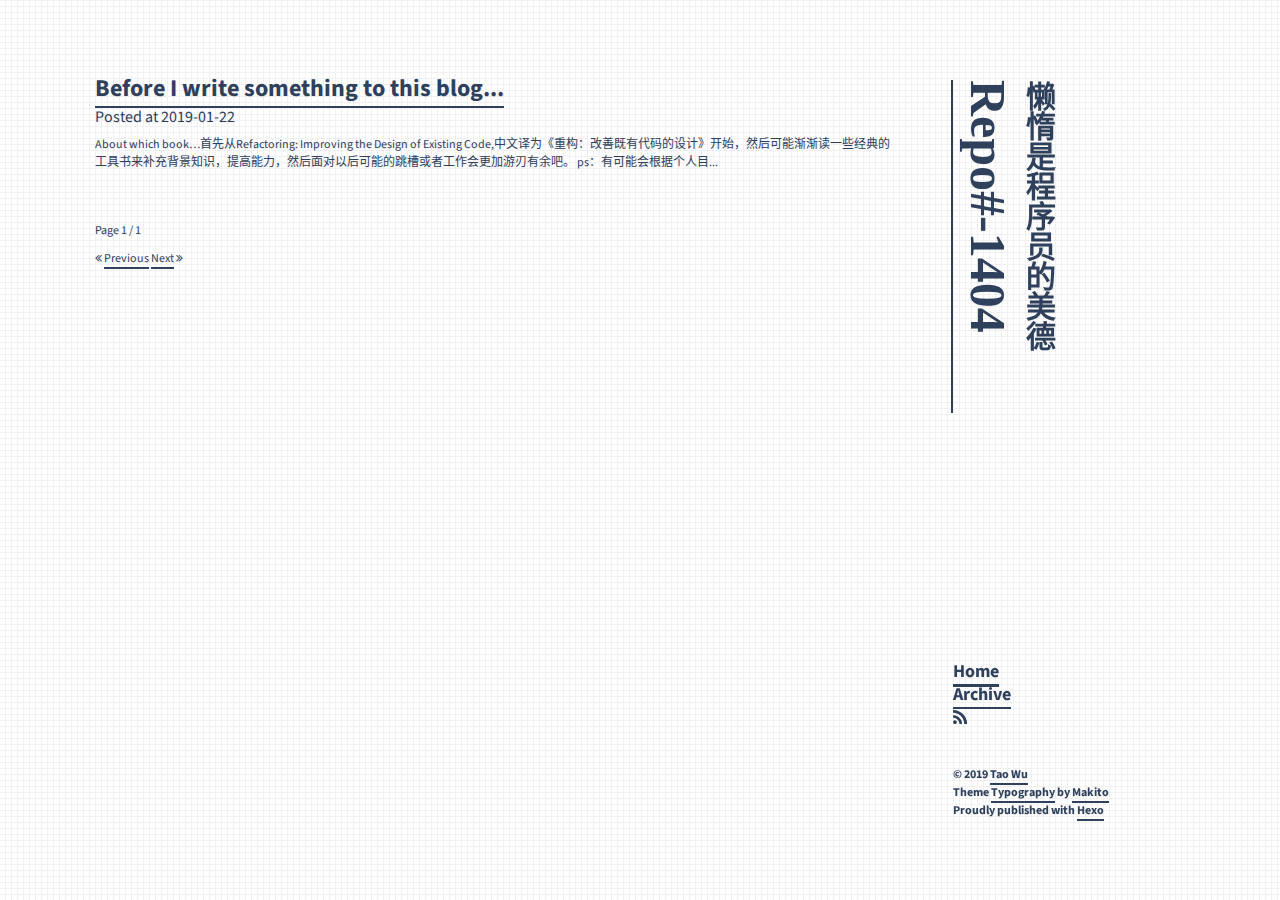
<file: index.html>
<!DOCTYPE html><html lang="zh-CN"><head><meta name="generator" content="Hexo 3.8.0"><meta charset="utf-8"><meta name="X-UA-Compatible" content="IE=edge"><meta name="author" content="Tao Wu"><title>Repo#-1404</title><meta name="description" content="A Blog Powered By Hexo"><meta name="keywords" content=""><meta content="width=device-width, initial-scale=1.0, maximum-scale=1.0, user-scalable=0" name="viewport"><meta content="yes" name="apple-mobile-web-app-capable"><meta content="black" name="apple-mobile-web-app-status-bar-style"><meta content="telephone=no" name="format-detection"><meta name="renderer" content="webkit"><link rel="short icon" href="/images/favicon.png" type="image/x-icon"><link rel="stylesheet" href="/css/bootstrap.min.css"><link rel="stylesheet" href="/css/font-awesome.min.css"><link rel="stylesheet" href="/css/style.css"><link rel="alternate" type="application/atom+xml" title="ATOM 1.0" href="/atom.xml"><link rel="stylesheet" href="/css/prism.css" type="text/css">
<link rel="stylesheet" href="/css/prism-line-numbers.css" type="text/css"></head><body><div id="stage" class="container"><div class="row"><div id="side-bar" class="col-sm-3 col-xs-12 side-container invisible"><div class="vertical-text site-title"><h3 tabindex="-1" class="site-title-small"><a href="/" class="a-title">懒惰是程序员的美德</a></h3><h1 tabindex="-1" class="site-title-large"><a href="/" class="a-title">Repo#-1404</a></h1><!--h6(onclick="triggerSiteNav()") Trigger--></div><br class="visible-lg visible-md visible-sm"><div id="site-nav" class="site-title-links"><ul><li><a href="/" class="current">Home</a></li><li><a href="/archives">Archive</a></li><li class="soc"><a href="https://github.com/LinnetTyson/LinnetTyson.github.io.git/atom.xml" target="_blank" rel="noopener noreferrer"><i class="fa fa-rss">&nbsp;</i></a></li></ul><div class="visible-lg visible-md visible-sm site-nav-footer"><br class="site-nav-footer-br"><footer><p>&copy;&nbsp;2019&nbsp;<a target="_blank" href="https://github.com/LinnetTyson/LinnetTyson.github.io.git" rel="noopener noreferrer">Tao Wu</a></p><p>Theme&nbsp;<a target="_blank" href="https://github.com/SumiMakito/hexo-theme-typography" rel="noopener noreferrer">Typography</a>&nbsp;by&nbsp;<a target="_blank" href="https://www.keep.moe" rel="noopener noreferrer">Makito</a></p><p>Proudly published with&nbsp;<a target="_blank" href="https://hexo.io" rel="noopener noreferrer">Hexo</a></p></footer></div></div></div><div id="main-container" class="col-sm-9 col-xs-12 main-container invisible"><div class="autopagerize_page_element"><div class="content"><div class="post-container"><p class="post-title"><a href="/2019/01/22/写在前面/">Before I write something to this blog...</a></p><p class="post-meta"><span class="date meta-item">Posted at&nbsp;2019-01-22</span></p><p class="post-abstract">About which book…首先从Refactoring: Improving the Design of Existing Code,中文译为《重构：改善既有代码的设计》开始，然后可能渐渐读一些经典的工具书来补充背景知识，提高能力，然后面对以后可能的跳槽或者工作会更加游刃有余吧。
ps：有可能会根据个人目...</p></div><div class="pagination no-margin-bottom"><p class="clearfix"></p><p> Page 1 / 1 &nbsp;</p><p><span class="pre pagbuttons"><i class="fa fa-angle-double-left"></i>&nbsp;<a role="navigation" href="/">Previous</a></span><span>&nbsp;</span><span class="next pagbuttons"><a role="navigation" href="/">Next</a>&nbsp;<i class="fa fa-angle-double-right"></i></span></p><p></p></div></div></div><div class="visible-xs site-bottom-footer"><footer><p>&copy;&nbsp;2019&nbsp;<a target="_blank" href="https://github.com/LinnetTyson/LinnetTyson.github.io.git" rel="noopener noreferrer">Tao Wu</a></p><p>Theme&nbsp;<a target="_blank" href="https://github.com/SumiMakito/hexo-theme-typography" rel="noopener noreferrer">Typography</a>&nbsp;by&nbsp;<a target="_blank" href="https://www.keep.moe" rel="noopener noreferrer">Makito</a></p><p>Proudly published with&nbsp;<a target="_blank" href="https://hexo.io" rel="noopener noreferrer">Hexo</a></p></footer></div></div></div></div><script src="/js/jquery-3.1.0.min.js"></script><script src="/js/bootstrap.min.js"></script><script src="/js/jquery-migrate-1.2.1.min.js"></script><script src="/js/jquery.appear.js"></script><script src="/js/google-analytics.js"></script><script src="/js/typography.js"></script></body></html>
</file>
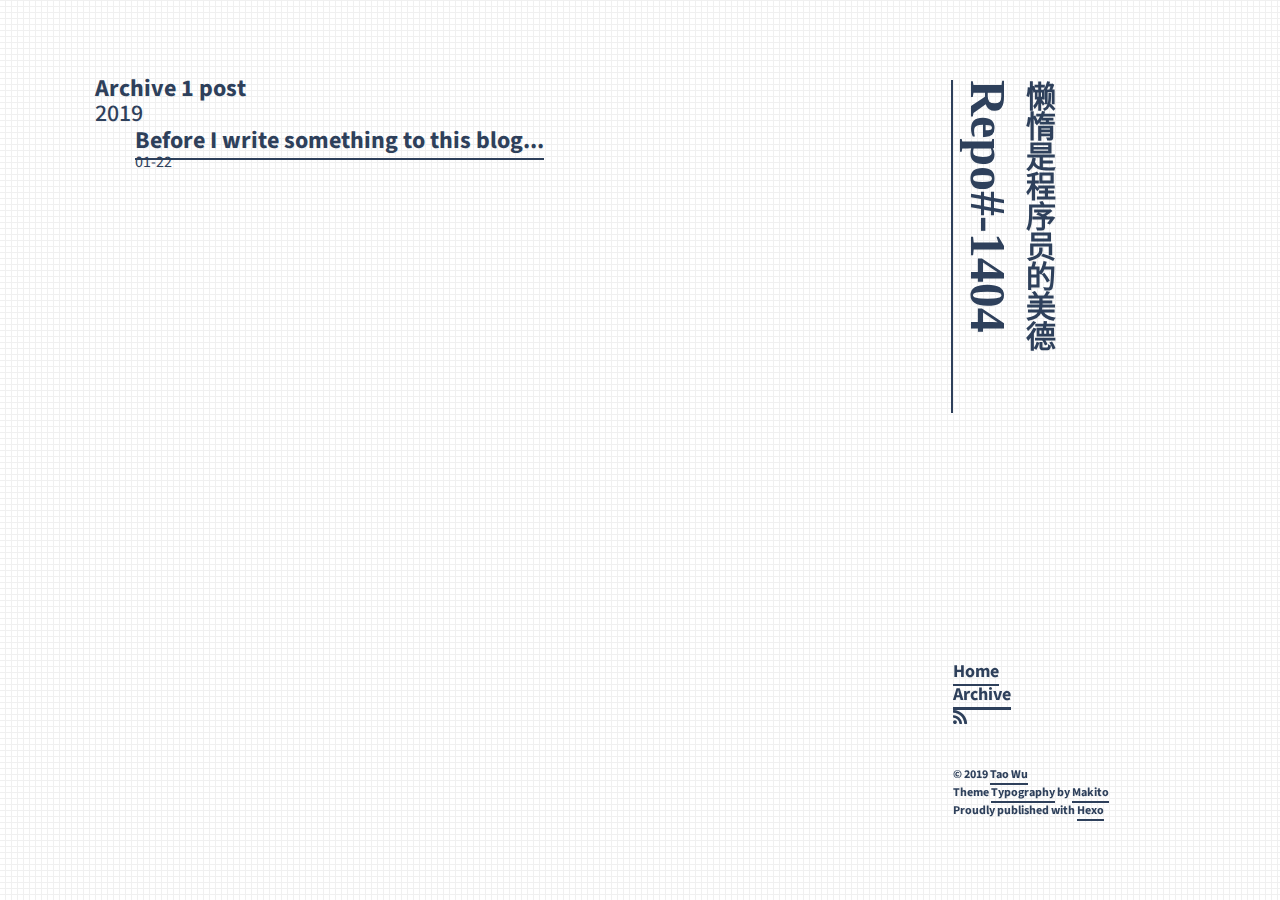
<file: archives/index.html>
<!DOCTYPE html><html lang="zh-CN"><head><meta name="generator" content="Hexo 3.8.0"><meta charset="utf-8"><meta name="X-UA-Compatible" content="IE=edge"><meta name="author" content="Tao Wu"><title>Archive · Repo#-1404</title><meta name="description" content="Archive - Repo#-1404"><meta name="keywords" content=""><meta content="width=device-width, initial-scale=1.0, maximum-scale=1.0, user-scalable=0" name="viewport"><meta content="yes" name="apple-mobile-web-app-capable"><meta content="black" name="apple-mobile-web-app-status-bar-style"><meta content="telephone=no" name="format-detection"><meta name="renderer" content="webkit"><link rel="short icon" href="/images/favicon.png" type="image/x-icon"><link rel="stylesheet" href="/css/bootstrap.min.css"><link rel="stylesheet" href="/css/font-awesome.min.css"><link rel="stylesheet" href="/css/style.css"><link rel="alternate" type="application/atom+xml" title="ATOM 1.0" href="/atom.xml"><link rel="stylesheet" href="/css/prism.css" type="text/css">
<link rel="stylesheet" href="/css/prism-line-numbers.css" type="text/css"></head><body><div id="stage" class="container"><div class="row"><div id="side-bar" class="col-sm-3 col-xs-12 side-container invisible"><div class="vertical-text site-title"><h3 tabindex="-1" class="site-title-small"><a href="/" class="a-title">懒惰是程序员的美德</a></h3><h1 tabindex="-1" class="site-title-large"><a href="/" class="a-title">Repo#-1404</a></h1><!--h6(onclick="triggerSiteNav()") Trigger--></div><br class="visible-lg visible-md visible-sm"><div id="site-nav" class="site-title-links"><ul><li><a href="/">Home</a></li><li><a href="/archives" class="current">Archive</a></li><li class="soc"><a href="https://github.com/LinnetTyson/LinnetTyson.github.io.git/atom.xml" target="_blank" rel="noopener noreferrer"><i class="fa fa-rss">&nbsp;</i></a></li></ul><div class="visible-lg visible-md visible-sm site-nav-footer"><br class="site-nav-footer-br"><footer><p>&copy;&nbsp;2019&nbsp;<a target="_blank" href="https://github.com/LinnetTyson/LinnetTyson.github.io.git" rel="noopener noreferrer">Tao Wu</a></p><p>Theme&nbsp;<a target="_blank" href="https://github.com/SumiMakito/hexo-theme-typography" rel="noopener noreferrer">Typography</a>&nbsp;by&nbsp;<a target="_blank" href="https://www.keep.moe" rel="noopener noreferrer">Makito</a></p><p>Proudly published with&nbsp;<a target="_blank" href="https://hexo.io" rel="noopener noreferrer">Hexo</a></p></footer></div></div></div><div id="main-container" class="col-sm-9 col-xs-12 main-container invisible"><div class="autopagerize_page_element"><div class="content"><div class="archive animated fadeInDown"><ul class="list-with-title"><p class="post-title">Archive 1 post</p><div class="archive"><div class="listing-title"><h4 class="ar-year">2019</h4></div><ul class="listing"><div class="listing-item"><div class="listing-post"><p class="post-title"><a href="/2019/01/22/写在前面/" title="Before I write something to this blog...">Before I write something to this blog...</a></p><div class="post-time"><span class="ar-date">01-22</span></div></div></div></ul></div></ul></div></div></div><div class="visible-xs site-bottom-footer"><footer><p>&copy;&nbsp;2019&nbsp;<a target="_blank" href="https://github.com/LinnetTyson/LinnetTyson.github.io.git" rel="noopener noreferrer">Tao Wu</a></p><p>Theme&nbsp;<a target="_blank" href="https://github.com/SumiMakito/hexo-theme-typography" rel="noopener noreferrer">Typography</a>&nbsp;by&nbsp;<a target="_blank" href="https://www.keep.moe" rel="noopener noreferrer">Makito</a></p><p>Proudly published with&nbsp;<a target="_blank" href="https://hexo.io" rel="noopener noreferrer">Hexo</a></p></footer></div></div></div></div><script src="/js/jquery-3.1.0.min.js"></script><script src="/js/bootstrap.min.js"></script><script src="/js/jquery-migrate-1.2.1.min.js"></script><script src="/js/jquery.appear.js"></script><script src="/js/google-analytics.js"></script><script src="/js/typography.js"></script></body></html>
</file>
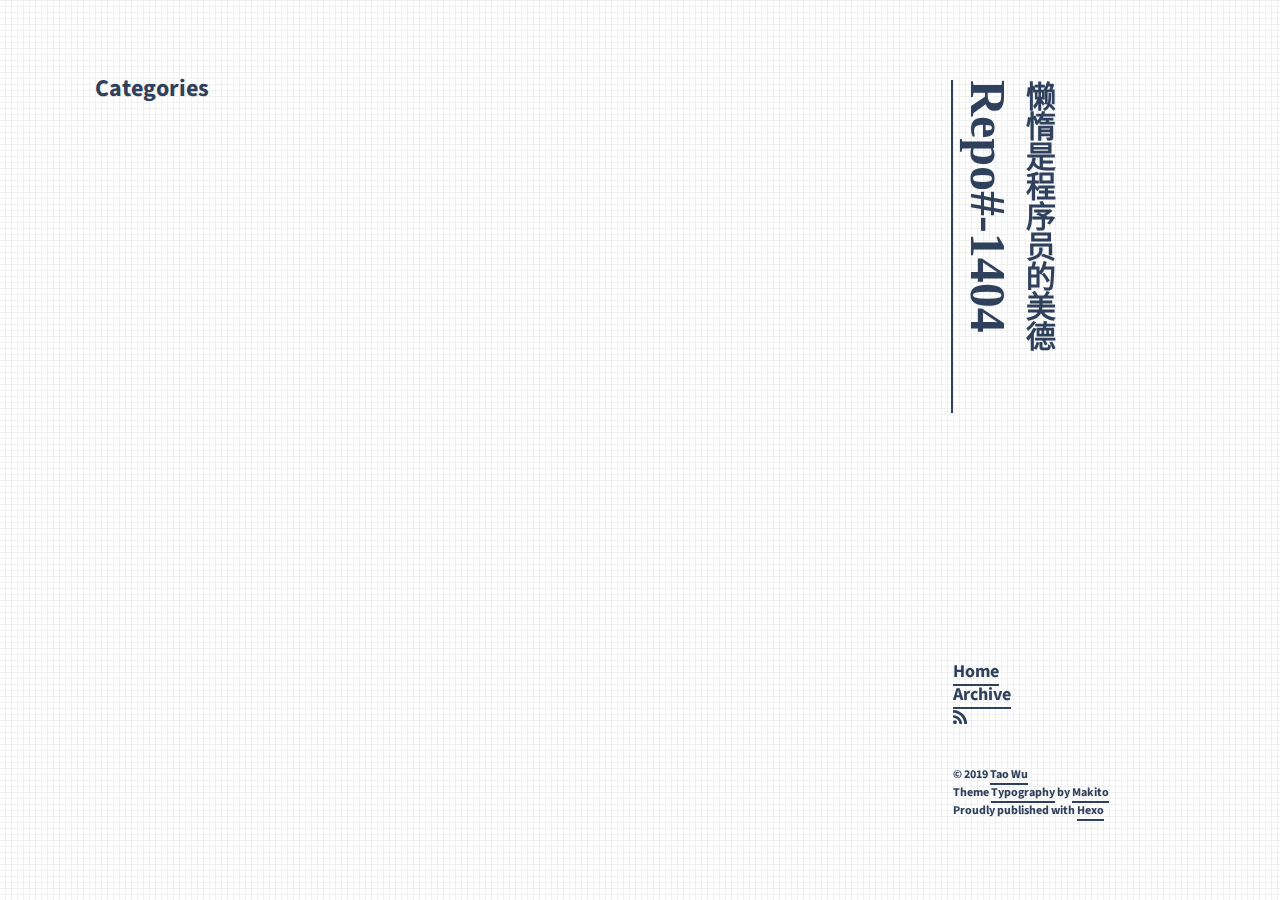
<file: categories/index.html>
<!DOCTYPE html><html lang="zh-CN"><head><meta name="generator" content="Hexo 3.8.0"><meta charset="utf-8"><meta name="X-UA-Compatible" content="IE=edge"><meta name="author" content="Tao Wu"><title>Categories · Repo#-1404</title><meta name="description" content="Categories - Repo#-1404"><meta name="keywords" content=""><meta content="width=device-width, initial-scale=1.0, maximum-scale=1.0, user-scalable=0" name="viewport"><meta content="yes" name="apple-mobile-web-app-capable"><meta content="black" name="apple-mobile-web-app-status-bar-style"><meta content="telephone=no" name="format-detection"><meta name="renderer" content="webkit"><link rel="short icon" href="/images/favicon.png" type="image/x-icon"><link rel="stylesheet" href="/css/bootstrap.min.css"><link rel="stylesheet" href="/css/font-awesome.min.css"><link rel="stylesheet" href="/css/style.css"><link rel="alternate" type="application/atom+xml" title="ATOM 1.0" href="/atom.xml"><link rel="stylesheet" href="/css/prism.css" type="text/css">
<link rel="stylesheet" href="/css/prism-line-numbers.css" type="text/css"></head><body><div id="stage" class="container"><div class="row"><div id="side-bar" class="col-sm-3 col-xs-12 side-container invisible"><div class="vertical-text site-title"><h3 tabindex="-1" class="site-title-small"><a href="/" class="a-title">懒惰是程序员的美德</a></h3><h1 tabindex="-1" class="site-title-large"><a href="/" class="a-title">Repo#-1404</a></h1><!--h6(onclick="triggerSiteNav()") Trigger--></div><br class="visible-lg visible-md visible-sm"><div id="site-nav" class="site-title-links"><ul><li><a href="/">Home</a></li><li><a href="/archives">Archive</a></li><li class="soc"><a href="https://github.com/LinnetTyson/LinnetTyson.github.io.git/atom.xml" target="_blank" rel="noopener noreferrer"><i class="fa fa-rss">&nbsp;</i></a></li></ul><div class="visible-lg visible-md visible-sm site-nav-footer"><br class="site-nav-footer-br"><footer><p>&copy;&nbsp;2019&nbsp;<a target="_blank" href="https://github.com/LinnetTyson/LinnetTyson.github.io.git" rel="noopener noreferrer">Tao Wu</a></p><p>Theme&nbsp;<a target="_blank" href="https://github.com/SumiMakito/hexo-theme-typography" rel="noopener noreferrer">Typography</a>&nbsp;by&nbsp;<a target="_blank" href="https://www.keep.moe" rel="noopener noreferrer">Makito</a></p><p>Proudly published with&nbsp;<a target="_blank" href="https://hexo.io" rel="noopener noreferrer">Hexo</a></p></footer></div></div></div><div id="main-container" class="col-sm-9 col-xs-12 main-container invisible"><div class="autopagerize_page_element"><div class="content"><div class="archive animated fadeInDown"><ul class="list-with-title"><p class="post-title">Categories</p><div class="archive"></div><ul class="listing"></ul></ul></div></div></div><div class="visible-xs site-bottom-footer"><footer><p>&copy;&nbsp;2019&nbsp;<a target="_blank" href="https://github.com/LinnetTyson/LinnetTyson.github.io.git" rel="noopener noreferrer">Tao Wu</a></p><p>Theme&nbsp;<a target="_blank" href="https://github.com/SumiMakito/hexo-theme-typography" rel="noopener noreferrer">Typography</a>&nbsp;by&nbsp;<a target="_blank" href="https://www.keep.moe" rel="noopener noreferrer">Makito</a></p><p>Proudly published with&nbsp;<a target="_blank" href="https://hexo.io" rel="noopener noreferrer">Hexo</a></p></footer></div></div></div></div><script src="/js/jquery-3.1.0.min.js"></script><script src="/js/bootstrap.min.js"></script><script src="/js/jquery-migrate-1.2.1.min.js"></script><script src="/js/jquery.appear.js"></script><script src="/js/google-analytics.js"></script><script src="/js/typography.js"></script></body></html>
</file>
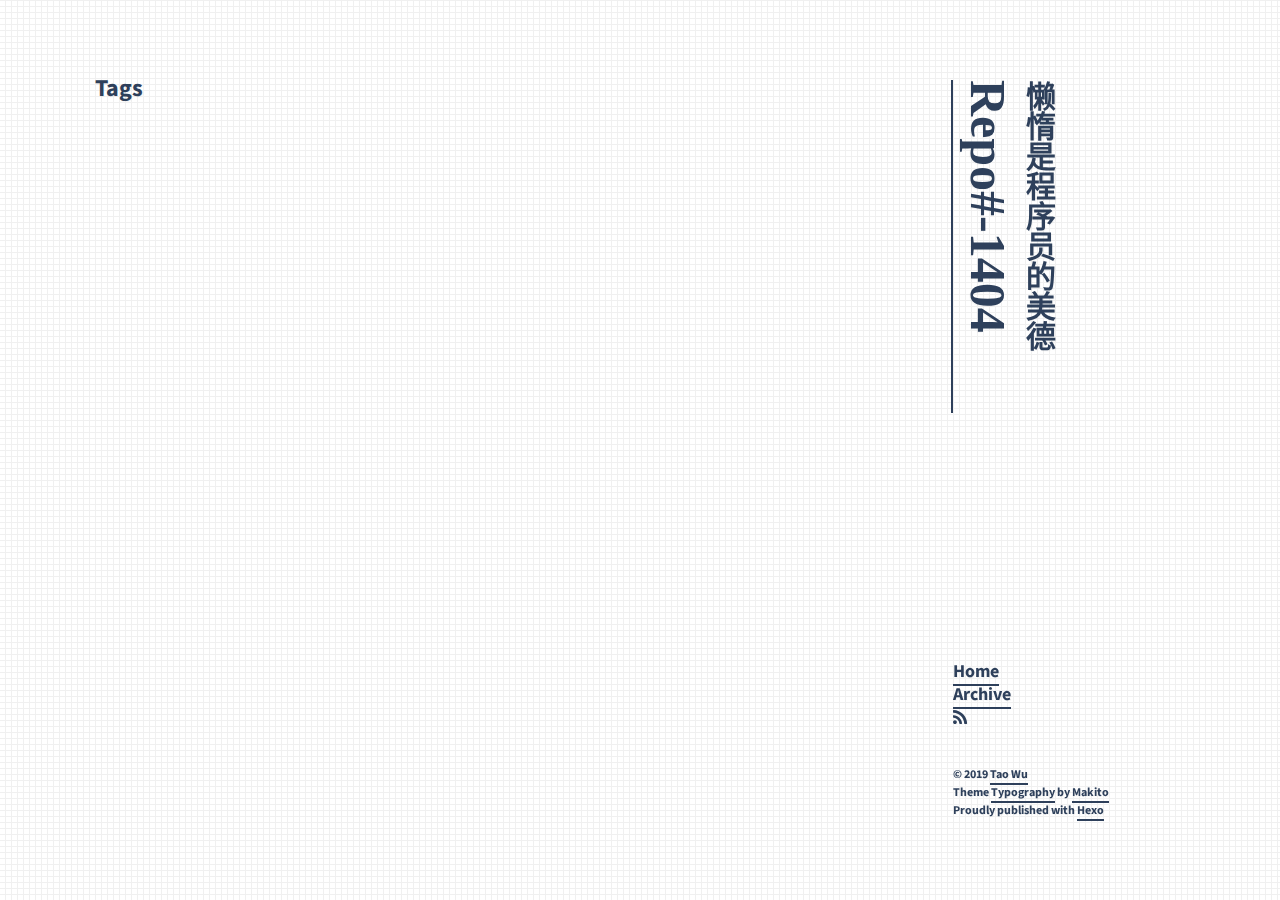
<file: tags/index.html>
<!DOCTYPE html><html lang="zh-CN"><head><meta name="generator" content="Hexo 3.8.0"><meta charset="utf-8"><meta name="X-UA-Compatible" content="IE=edge"><meta name="author" content="Tao Wu"><title>Tags · Repo#-1404</title><meta name="description" content="Tags - Repo#-1404"><meta name="keywords" content=""><meta content="width=device-width, initial-scale=1.0, maximum-scale=1.0, user-scalable=0" name="viewport"><meta content="yes" name="apple-mobile-web-app-capable"><meta content="black" name="apple-mobile-web-app-status-bar-style"><meta content="telephone=no" name="format-detection"><meta name="renderer" content="webkit"><link rel="short icon" href="/images/favicon.png" type="image/x-icon"><link rel="stylesheet" href="/css/bootstrap.min.css"><link rel="stylesheet" href="/css/font-awesome.min.css"><link rel="stylesheet" href="/css/style.css"><link rel="alternate" type="application/atom+xml" title="ATOM 1.0" href="/atom.xml"><link rel="stylesheet" href="/css/prism.css" type="text/css">
<link rel="stylesheet" href="/css/prism-line-numbers.css" type="text/css"></head><body><div id="stage" class="container"><div class="row"><div id="side-bar" class="col-sm-3 col-xs-12 side-container invisible"><div class="vertical-text site-title"><h3 tabindex="-1" class="site-title-small"><a href="/" class="a-title">懒惰是程序员的美德</a></h3><h1 tabindex="-1" class="site-title-large"><a href="/" class="a-title">Repo#-1404</a></h1><!--h6(onclick="triggerSiteNav()") Trigger--></div><br class="visible-lg visible-md visible-sm"><div id="site-nav" class="site-title-links"><ul><li><a href="/">Home</a></li><li><a href="/archives">Archive</a></li><li class="soc"><a href="https://github.com/LinnetTyson/LinnetTyson.github.io.git/atom.xml" target="_blank" rel="noopener noreferrer"><i class="fa fa-rss">&nbsp;</i></a></li></ul><div class="visible-lg visible-md visible-sm site-nav-footer"><br class="site-nav-footer-br"><footer><p>&copy;&nbsp;2019&nbsp;<a target="_blank" href="https://github.com/LinnetTyson/LinnetTyson.github.io.git" rel="noopener noreferrer">Tao Wu</a></p><p>Theme&nbsp;<a target="_blank" href="https://github.com/SumiMakito/hexo-theme-typography" rel="noopener noreferrer">Typography</a>&nbsp;by&nbsp;<a target="_blank" href="https://www.keep.moe" rel="noopener noreferrer">Makito</a></p><p>Proudly published with&nbsp;<a target="_blank" href="https://hexo.io" rel="noopener noreferrer">Hexo</a></p></footer></div></div></div><div id="main-container" class="col-sm-9 col-xs-12 main-container invisible"><div class="autopagerize_page_element"><div class="content"><div class="archive animated fadeInDown"><ul class="list-with-title"><p class="post-title">Tags</p><div class="archive"></div><ul class="listing"></ul></ul></div></div></div><div class="visible-xs site-bottom-footer"><footer><p>&copy;&nbsp;2019&nbsp;<a target="_blank" href="https://github.com/LinnetTyson/LinnetTyson.github.io.git" rel="noopener noreferrer">Tao Wu</a></p><p>Theme&nbsp;<a target="_blank" href="https://github.com/SumiMakito/hexo-theme-typography" rel="noopener noreferrer">Typography</a>&nbsp;by&nbsp;<a target="_blank" href="https://www.keep.moe" rel="noopener noreferrer">Makito</a></p><p>Proudly published with&nbsp;<a target="_blank" href="https://hexo.io" rel="noopener noreferrer">Hexo</a></p></footer></div></div></div></div><script src="/js/jquery-3.1.0.min.js"></script><script src="/js/bootstrap.min.js"></script><script src="/js/jquery-migrate-1.2.1.min.js"></script><script src="/js/jquery.appear.js"></script><script src="/js/google-analytics.js"></script><script src="/js/typography.js"></script></body></html>
</file>
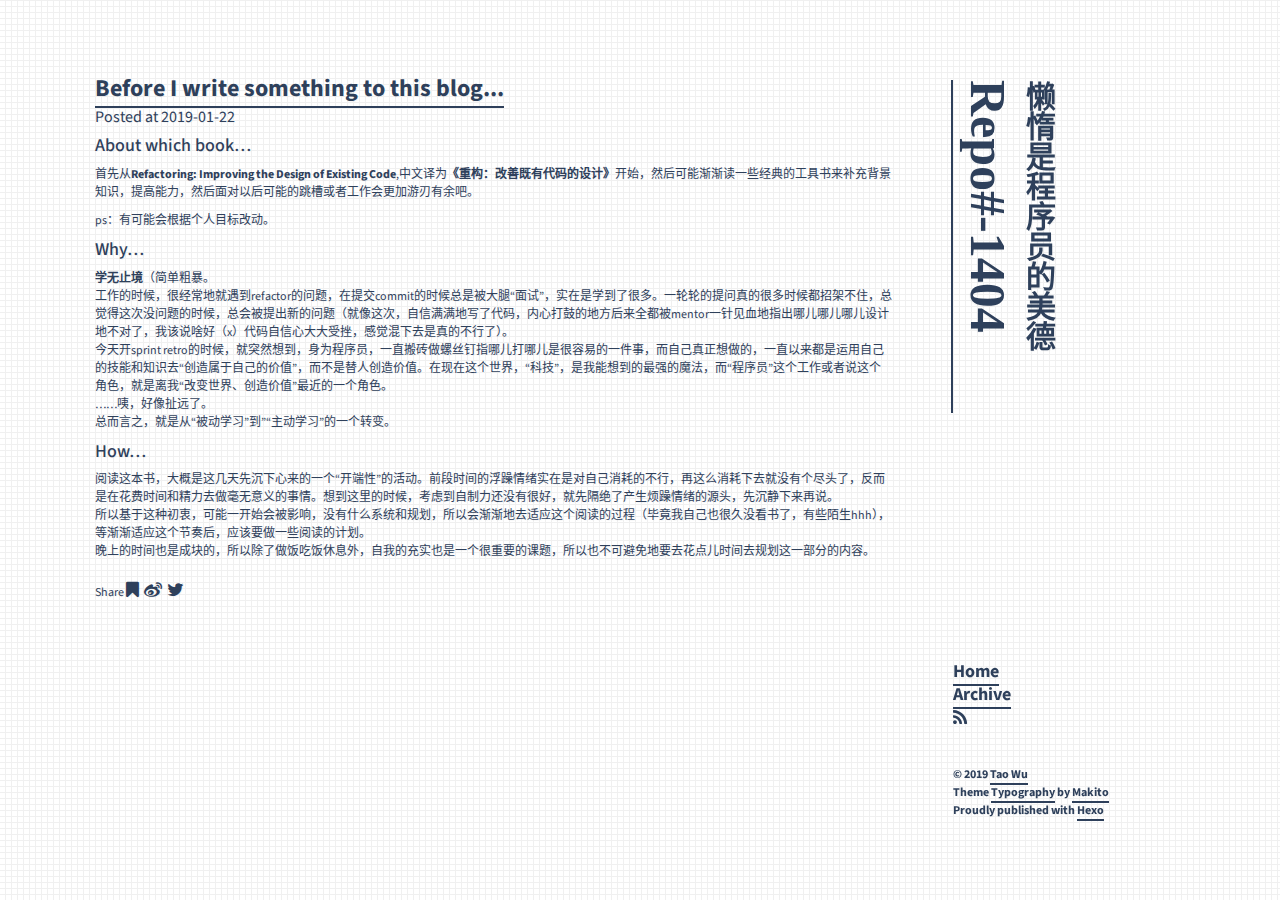
<file: 2019/01/22/写在前面/index.html>
<!DOCTYPE html><html lang="zh-CN"><head><meta name="generator" content="Hexo 3.8.0"><meta charset="utf-8"><meta name="X-UA-Compatible" content="IE=edge"><meta name="author" content="Tao Wu"><title>Before I write something to this blog... · Repo#-1404</title><meta name="description" content="About which book…首先从Refactoring: Improving the Design of Existing Code,中文译为《重构：改善既有代码的设计》开始，然后可能渐渐读一些经典的工具书来补充背景知识，提高能力，然后面对以后可能的跳槽或者工作会更加游刃有余吧。
ps：有可"><meta name="keywords" content=""><meta content="width=device-width, initial-scale=1.0, maximum-scale=1.0, user-scalable=0" name="viewport"><meta content="yes" name="apple-mobile-web-app-capable"><meta content="black" name="apple-mobile-web-app-status-bar-style"><meta content="telephone=no" name="format-detection"><meta name="renderer" content="webkit"><link rel="short icon" href="/images/favicon.png" type="image/x-icon"><link rel="stylesheet" href="/css/bootstrap.min.css"><link rel="stylesheet" href="/css/font-awesome.min.css"><link rel="stylesheet" href="/css/style.css"><link rel="alternate" type="application/atom+xml" title="ATOM 1.0" href="/atom.xml"><link rel="stylesheet" href="/css/prism.css" type="text/css">
<link rel="stylesheet" href="/css/prism-line-numbers.css" type="text/css"></head><body><div id="stage" class="container"><div class="row"><div id="side-bar" class="col-sm-3 col-xs-12 side-container invisible"><div class="vertical-text site-title"><h3 tabindex="-1" class="site-title-small"><a href="/" class="a-title">懒惰是程序员的美德</a></h3><h1 tabindex="-1" class="site-title-large"><a href="/" class="a-title">Repo#-1404</a></h1><!--h6(onclick="triggerSiteNav()") Trigger--></div><br class="visible-lg visible-md visible-sm"><div id="site-nav" class="site-title-links"><ul><li><a href="/">Home</a></li><li><a href="/archives">Archive</a></li><li class="soc"><a href="https://github.com/LinnetTyson/LinnetTyson.github.io.git/atom.xml" target="_blank" rel="noopener noreferrer"><i class="fa fa-rss">&nbsp;</i></a></li></ul><div class="visible-lg visible-md visible-sm site-nav-footer"><br class="site-nav-footer-br"><footer><p>&copy;&nbsp;2019&nbsp;<a target="_blank" href="https://github.com/LinnetTyson/LinnetTyson.github.io.git" rel="noopener noreferrer">Tao Wu</a></p><p>Theme&nbsp;<a target="_blank" href="https://github.com/SumiMakito/hexo-theme-typography" rel="noopener noreferrer">Typography</a>&nbsp;by&nbsp;<a target="_blank" href="https://www.keep.moe" rel="noopener noreferrer">Makito</a></p><p>Proudly published with&nbsp;<a target="_blank" href="https://hexo.io" rel="noopener noreferrer">Hexo</a></p></footer></div></div></div><div id="main-container" class="col-sm-9 col-xs-12 main-container invisible"><div class="autopagerize_page_element"><div class="content"><div class="post-page"><div class="post-container"><p class="post-title"><a>Before I write something to this blog...</a></p><p class="post-meta"><span class="date meta-item">Posted at&nbsp;2019-01-22</span></p><p class="post-abstract"></p><h5 id="About-which-book…"><a href="#About-which-book…" class="headerlink" title="About which book…"></a>About which book…</h5><p>首先从<strong>Refactoring: Improving the Design of Existing Code</strong>,中文译为<strong>《重构：改善既有代码的设计》</strong>开始，然后可能渐渐读一些经典的工具书来补充背景知识，提高能力，然后面对以后可能的跳槽或者工作会更加游刃有余吧。</p>
<p>ps：有可能会根据个人目标改动。</p>
<h5 id="Why…"><a href="#Why…" class="headerlink" title="Why…"></a>Why…</h5><p><strong>学无止境</strong>（简单粗暴。<br>工作的时候，很经常地就遇到refactor的问题，在提交commit的时候总是被大腿“面试”，实在是学到了很多。一轮轮的提问真的很多时候都招架不住，总觉得这次没问题的时候，总会被提出新的问题（就像这次，自信满满地写了代码，内心打鼓的地方后来全都被mentor一针见血地指出哪儿哪儿哪儿设计地不对了，我该说啥好（x）代码自信心大大受挫，感觉混下去是真的不行了）。<br>今天开sprint retro的时候，就突然想到，身为程序员，一直搬砖做螺丝钉指哪儿打哪儿是很容易的一件事，而自己真正想做的，一直以来都是运用自己的技能和知识去“创造属于自己的价值”，而不是替人创造价值。在现在这个世界，“科技”，是我能想到的最强的魔法，而“程序员”这个工作或者说这个角色，就是离我“改变世界、创造价值”最近的一个角色。<br>……咦，好像扯远了。<br>总而言之，就是从“被动学习”到”“主动学习”的一个转变。</p>
<h5 id="How…"><a href="#How…" class="headerlink" title="How…"></a>How…</h5><p>阅读这本书，大概是这几天先沉下心来的一个“开端性”的活动。前段时间的浮躁情绪实在是对自己消耗的不行，再这么消耗下去就没有个尽头了，反而是在花费时间和精力去做毫无意义的事情。想到这里的时候，考虑到自制力还没有很好，就先隔绝了产生烦躁情绪的源头，先沉静下来再说。<br>所以基于这种初衷，可能一开始会被影响，没有什么系统和规划，所以会渐渐地去适应这个阅读的过程（毕竟我自己也很久没看书了，有些陌生hhh），等渐渐适应这个节奏后，应该要做一些阅读的计划。<br>晚上的时间也是成块的，所以除了做饭吃饭休息外，自我的充实也是一个很重要的课题，所以也不可避免地要去花点儿时间去规划这一部分的内容。</p>
<p></p></div><div class="share"><span>Share</span>&nbsp;<span class="soc"><a href="javascript:(function(){EN_CLIP_HOST='http://www.evernote.com';try{var%20x=document.createElement('SCRIPT');x.type='text/javascript';x.src=EN_CLIP_HOST+'/public/bookmarkClipper.js?'+(new%20Date().getTime()/100000);document.getElementsByTagName('head')[0].appendChild(x);}catch(e){location.href=EN_CLIP_HOST+'/clip.action?url='+encodeURIComponent(location.href)+'&amp;title='+encodeURIComponent(document.title);}})();" ref="nofollow" target="_blank" class="fa fa-bookmark"></a></span><span class="soc"><a href="javascript:void((function(s,d,e){try{}catch(e){}var f='http://service.weibo.com/share/share.php?',u=d.location.href,p=['url=',e(u),'&amp;title=',e(d.title),'&amp;appkey=2924220432'].join('');function a(){if(!window.open([f,p].join(''),'mb',['toolbar=0,status=0,resizable=1,width=620,height=450,left=',(s.width-620)/2,',top=',(s.height-450)/2].join('')))u.href=[f,p].join('');};if(/Firefox/.test(navigator.userAgent)){setTimeout(a,0)}else{a()}})(screen,document,encodeURIComponent));" class="fa fa-weibo"></a></span><span class="soc"><a href="http://twitter.com/home?status=https://github.com/LinnetTyson/LinnetTyson.github.io.git/2019/01/22/写在前面/%20Repo#-1404%20Before I write something to this blog..." class="fa fa-twitter"></a></span></div><div class="pagination"><p class="clearfix"></p></div></div></div></div><div class="visible-xs site-bottom-footer"><footer><p>&copy;&nbsp;2019&nbsp;<a target="_blank" href="https://github.com/LinnetTyson/LinnetTyson.github.io.git" rel="noopener noreferrer">Tao Wu</a></p><p>Theme&nbsp;<a target="_blank" href="https://github.com/SumiMakito/hexo-theme-typography" rel="noopener noreferrer">Typography</a>&nbsp;by&nbsp;<a target="_blank" href="https://www.keep.moe" rel="noopener noreferrer">Makito</a></p><p>Proudly published with&nbsp;<a target="_blank" href="https://hexo.io" rel="noopener noreferrer">Hexo</a></p></footer></div></div></div></div><script src="/js/jquery-3.1.0.min.js"></script><script src="/js/bootstrap.min.js"></script><script src="/js/jquery-migrate-1.2.1.min.js"></script><script src="/js/jquery.appear.js"></script><script src="/js/google-analytics.js"></script><script src="/js/typography.js"></script></body></html>
</file>
<file: css/style.css>
@import url("https://fonts.googleapis.com/css?family=Source+Sans+Pro:100,300,400,600");@keyframes fadein{from{opacity:0}to{opacity:1}}@-webkit-keyframes fadein{from{opacity:0}to{opacity:1}}@keyframes fadein-right{from{opacity:0;-webkit-transform:translateX(20px);transform:translateX(20px)}to{opacity:1;-webkit-transform:translateX(0px);transform:translateX(0px)}}@-webkit-keyframes fadein-right{from{opacity:0;-webkit-transform:translateX(20px);transform:translateX(20px)}to{opacity:1;-webkit-transform:translateX(0px);transform:translateX(0px)}}@keyframes fadein-top{from{opacity:0;-webkit-transform:translateY(-20px);transform:translateY(-20px)}to{opacity:1;-webkit-transform:translateY(0px);transform:translateY(0px)}}@-webkit-keyframes fadein-top{from{opacity:0;-webkit-transform:translateY(-20px);transform:translateY(-20px)}to{opacity:1;-webkit-transform:translateY(0px);transform:translateY(0px)}}@keyframes swift-down{from{-webkit-transform:translateY(0%);transform:translateY(0%)}to{-webkit-transform:translateY(20%);transform:translateY(20%)}}@-webkit-keyframes swift-down{from{-webkit-transform:translateY(0%);transform:translateY(0%)}to{-webkit-transform:translateY(20%);transform:translateY(20%)}}.invisible{opacity:0}.fadeIn{-webkit-animation:fadein 1s ease-out;animation:fadein 1s ease-out}.fadeInRight{-webkit-animation:fadein-right 1s ease-out;animation:fadein-right 1s ease-out}.fadeInTop{-webkit-animation:fadein-top 1s ease-out;animation:fadein-top 1s ease-out}.swiftDown{-webkit-animation:swift-down 1s ease-out;animation:swift-down 1s ease-out}.swiftDownReversed{-webkit-animation:swift-down 1s reverse ease-out;animation:swift-down 1s reverse ease-out}html,body,span,p,h1,h2,h3,h4,h5,h6{font-family:"Source Sans Pro","Roboto","Helvetica","Helvetica Neue","Source Han Sans SC","Source Han Sans TC","PingFang SC","PingFang HK","PingFang TC",sans-serif;color:#2e405b}html{background:#fff}.foreground{background:#2e405b !important}.background{background:#fff !important}.foreground-text *{color:#2e405b !important}.background-text *{color:#fff !important}h1{font-size:42px}h2{font-size:36px}h3{font-size:30px}h4{font-size:24px}h5{font-size:18px}h6{font-size:14px}body{font-size:12px;line-height:1.5em;background:url("[data-uri]");background-repeat:repeat;background-attachment:fixed;-webkit-font-smoothing:antialiased;-moz-osx-font-smoothing:grayscale;text-shadow:1px 1px 1px rgba(0,0,0,0.04);min-height:100vh}.container{background-color:transparent;padding:0;position:relative}.full-width-container{width:100vw}.main-container{text-align:left;margin:0;padding:80px 40px;overflow:hidden;float:left}.main-container :nth-child(1){margin-top:0}.row{margin:0}.vertical-text{-webkit-writing-mode:vertical-rl;-ms-writing-mode:tb-rl;writing-mode:vertical-rl}.vertical-text *{line-height:1;text-align:left}.side-container{height:100vh;position:fixed;right:0;font-style:normal;font-size:1em;margin:0;-webkit-transform:rotate(0deg);transform:rotate(0deg);text-align:left;float:right;padding:80px 20px}.ar-year{margin-top:5px;margin-bottom:5px}.date{margin-bottom:0px}.ar-date{font-size:16px;margin-bottom:5px}.archive :first-child{padding-left:0}.site-title{font-weight:bolder;font-style:normal;width:auto;height:auto;margin:0 0 0 -2px;text-align:left;font-size:0.5em;padding:0 0 50px 0;border-left:solid #2e405b 2px;transition:padding 0.8s ease 0s, background 0.8s ease 0s}.site-title:hover{padding:15px 0 35px 0;color:#fff !important;background:#2e405b !important;border-left:solid #2e405b 2px}.site-title:hover *{color:#fff !important}.site-title :first-child{margin-right:10px}.site-title *{text-align:left;font-weight:bolder;margin-top:0;margin-left:10px;margin-right:0;font-family:"HiraMinProN-W6","Source Han Serif CN","Source Han Serif SC","Source Han Serif TC",serif}.site-title-large{font-size:50px;padding-top:0}.site-title-small{font-size:30px;padding-top:1px}.site-title-links{font-weight:bold;font-style:normal;margin:0;padding:60px 0;text-align:left;position:fixed;bottom:20px}.site-title-links ul{list-style:none;padding:0}.site-title-links ul li{display:block;margin:5px 0;font-size:18px}.site-title-links a{border-bottom:solid #2e405b 2px}.no-margin-left{margin-left:0}.no-margin-right{margin-right:0}.no-margin-top{margin-top:0}.no-margin-bottom{margin-bottom:0}a{color:#2e405b;transition:color 0.3s ease 0s, background-color 0.3s ease 0s;-moz-transition:color 0.3s ease 0s, background-color 0.3s ease 0s;-o-transition:color 0.3s ease 0s, background-color 0.3s ease 0s;-webkit-transition:color 0.3s ease 0s, background-color 0.3s ease 0s;border-bottom:solid #2e405b 2px;padding:0;cursor:pointer;cursor:hand}a:hover,a:focus{text-decoration:none}a:hover{color:#fff !important;background-color:#2e405b;border-bottom:solid transparent 2px}a:focus{color:#000}.a-title{text-decoration:none;background-color:transparent;border-bottom:solid transparent 2px}.a-title:hover,.a-title:focus{background-color:transparent}.current{border-bottom:solid #2e405b 3px !important}.a-mute{background-color:transparent;color:#2e405b !important;text-decoration:none;border-bottom:none}.a-mute:hover,.a-mute:focus{background-color:transparent;color:#2e405b !important;text-decoration:none;border-bottom:none}.soc{margin:0 5px 0 0;font-size:18px !important}.soc a{border-bottom:solid transparent 2px}.soc a:hover{color:#3f587d !important;background-color:transparent !important;text-decoration:none;border-bottom:solid rgba(0,0,0,0) 2px}.soc a:focus{color:#3f587d !important}.meta-item{margin:0 10px 0 0}img{display:block;max-width:100%;height:auto}footer{margin-top:10px;padding-top:0;font-size:12px;font-weight:bold}footer *{margin:0}.post-container{margin:0 0 20px 0;font-weight:normal}.post-title{font-size:24px;font-weight:bold;margin:3px 0}.post-meta{font-size:16px;margin:10px 0}.post-abstract{font-size:12px}li{margin:5px 0}figure{overflow:scroll}figure>table{width:100%}pre *{font-family:Monaco, Menlo, "Source Code Pro", monospace;background:transparent !important}figure .gutter pre{border-bottom-right-radius:0;border-top-right-radius:0;border-right:none;text-align:right;min-width:3em}figure .code{width:99%}figure .code pre{border-bottom-left-radius:0;border-top-left-radius:0;border-left:solid rgba(0,0,0,0.05) 1px;margin-right:1px}@media (max-width: 768px){body{line-height:normal}h1{font-size:40px}h2{font-size:34px}h3{font-size:28px}h4{font-size:22px}h5{font-size:16px}h6{font-size:14px}.site-title-large{font-size:38px}.site-title-small{font-size:22px}.vertical-text{-webkit-writing-mode:horizontal-tb;-ms-writing-mode:lr-tb;writing-mode:horizontal-tb}.site-title{margin:0;font-weight:bolder;font-style:normal;width:auto;height:auto;font-size:0.5em;padding:0;border-left:none;text-align:center;transition:none}.site-title *{text-align:center;margin-left:0 !important;margin-right:0 !important}.site-title:hover{color:#2e405b !important;background:transparent !important;padding:0;border:none}.site-title:hover *{color:#2e405b !important;background:transparent !important}.main-container{text-align:left;height:auto;margin:0;padding:20px 30px;overflow:auto}.side-container{padding:40px 30px 0 30px;height:auto;position:relative;left:0}.site-title-links{position:unset;padding:10px 0;margin:10px 0;text-align:center}.site-title-links ul li{display:inline;margin:0 3px;font-size:16px}footer{padding-top:30px;padding-bottom:35px}a{padding:0}.post-title{font-size:20px;font-weight:bold;margin:3px 0}.post-meta{font-size:14px;margin:10px 0}.post-abstract{font-size:12px}.soc{display:block !important}.site-nav-footer{display:none !important}.site-bottom-footer{display:block !important}li.soc{margin-top:5px !important}}@media only screen and (max-height: 860px){.site-title-large{font-size:32px}.site-title-small{font-size:20px}.site-title-links ul li{font-size:14px;line-height:1.3}.site-nav-footer-br{display:none}.side-container{padding-top:40px;padding-bottom:20px}.main-container{padding-top:40px;padding-bottom:60px}}@media only screen and (max-height: 600px){body{line-height:normal}h1{font-size:40px}h2{font-size:34px}h3{font-size:28px}h4{font-size:22px}h5{font-size:16px}h6{font-size:14px}.site-title-large{font-size:38px}.site-title-small{font-size:22px}.vertical-text{-webkit-writing-mode:horizontal-tb;-ms-writing-mode:lr-tb;writing-mode:horizontal-tb}.site-title{margin:0;font-weight:bolder;font-style:normal;width:auto;height:auto;font-size:0.5em;padding:0;border-left:none;text-align:center;transition:none}.site-title *{text-align:center;margin-left:0 !important;margin-right:0 !important}.site-title:hover{color:#2e405b !important;background:transparent !important;padding:0;border:none}.site-title:hover *{color:#2e405b !important;background:transparent !important}.main-container{text-align:left;height:auto;margin:0;padding:20px 30px;overflow:auto}.side-container{padding:40px 30px 0 30px;height:auto;position:relative;left:0}.site-title-links{position:unset;padding:10px 0;margin:10px 0;text-align:center}.site-title-links ul li{display:inline;margin:0 3px;font-size:16px}footer{padding-top:30px;padding-bottom:35px}a{padding:0}.post-title{font-size:20px;font-weight:bold;margin:3px 0}.post-meta{font-size:14px;margin:10px 0}.post-abstract{font-size:12px}.soc{display:block !important}.site-nav-footer{display:none !important}.site-bottom-footer{display:block !important}}

/*# sourceMappingURL=[data-uri] */
</file>
<file: css/prism.css>
/**
 * prism.js default theme for JavaScript, CSS and HTML
 * Based on dabblet (http://dabblet.com)
 * @author Lea Verou
 */

code[class*="language-"],
pre[class*="language-"] {
	color: black;
	background: none;
	text-shadow: 0 1px white;
	font-family: Consolas, Monaco, 'Andale Mono', 'Ubuntu Mono', monospace;
	text-align: left;
	white-space: pre;
	word-spacing: normal;
	word-break: normal;
	word-wrap: normal;
	line-height: 1.5;

	-moz-tab-size: 4;
	-o-tab-size: 4;
	tab-size: 4;

	-webkit-hyphens: none;
	-moz-hyphens: none;
	-ms-hyphens: none;
	hyphens: none;
}

pre[class*="language-"]::-moz-selection, pre[class*="language-"] ::-moz-selection,
code[class*="language-"]::-moz-selection, code[class*="language-"] ::-moz-selection {
	text-shadow: none;
	background: #b3d4fc;
}

pre[class*="language-"]::selection, pre[class*="language-"] ::selection,
code[class*="language-"]::selection, code[class*="language-"] ::selection {
	text-shadow: none;
	background: #b3d4fc;
}

@media print {
	code[class*="language-"],
	pre[class*="language-"] {
		text-shadow: none;
	}
}

/* Code blocks */
pre[class*="language-"] {
	padding: 1em;
	margin: .5em 0;
	overflow: auto;
}

:not(pre) > code[class*="language-"],
pre[class*="language-"] {
	background: #f5f2f0;
}

/* Inline code */
:not(pre) > code[class*="language-"] {
	padding: .1em;
	border-radius: .3em;
	white-space: normal;
}

.token.comment,
.token.prolog,
.token.doctype,
.token.cdata {
	color: slategray;
}

.token.punctuation {
	color: #999;
}

.namespace {
	opacity: .7;
}

.token.property,
.token.tag,
.token.boolean,
.token.number,
.token.constant,
.token.symbol,
.token.deleted {
	color: #905;
}

.token.selector,
.token.attr-name,
.token.string,
.token.char,
.token.builtin,
.token.inserted {
	color: #690;
}

.token.operator,
.token.entity,
.token.url,
.language-css .token.string,
.style .token.string {
	color: #9a6e3a;
	background: hsla(0, 0%, 100%, .5);
}

.token.atrule,
.token.attr-value,
.token.keyword {
	color: #07a;
}

.token.function,
.token.class-name {
	color: #DD4A68;
}

.token.regex,
.token.important,
.token.variable {
	color: #e90;
}

.token.important,
.token.bold {
	font-weight: bold;
}
.token.italic {
	font-style: italic;
}

.token.entity {
	cursor: help;
}
</file>
